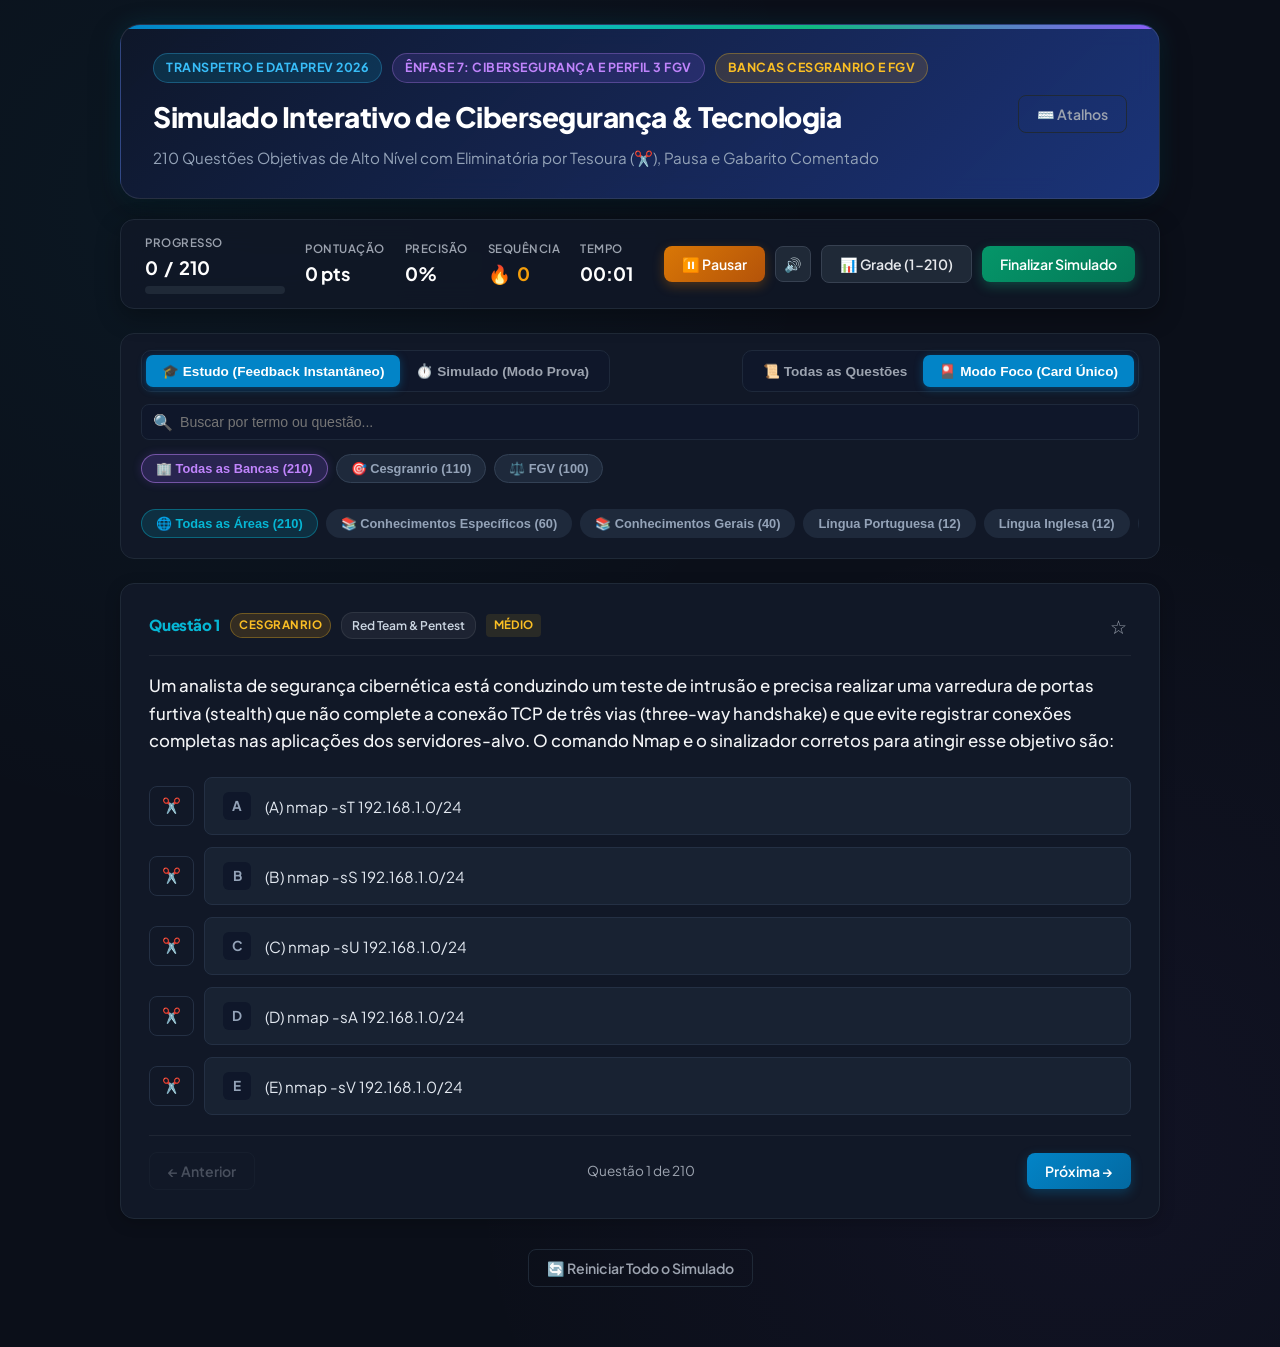
<file: index.html>
<!DOCTYPE html>
<html lang="pt-BR">
<head>
  <meta charset="UTF-8">
  <meta http-equiv="refresh" content="0; url=simulado.html">
  <title>Simulado Transpetro 2026</title>
  <script>
    window.location.href = "simulado.html";
  </script>
</head>
<body>
  <p>Redirecionando para o <a href="simulado.html">Simulado Transpetro 2026</a>...</p>
</body>
</html>
</file>
<file: style.css>
:root {
    --bg-dark: #0b0f19;
    --card-bg: #111827;
    --card-border: #1f2937;
    --header-bg: rgba(17, 24, 39, 0.85);
    --primary: #0284c7;
    --primary-glow: #06b6d4;
    --text-main: #f3f4f6;
    --text-muted: #9ca3af;
    --correct: #10b981;
    --correct-bg: rgba(16, 185, 129, 0.12);
    --correct-border: rgba(16, 185, 129, 0.4);
    --incorrect: #f43f5e;
    --incorrect-bg: rgba(244, 63, 94, 0.12);
    --incorrect-border: rgba(244, 63, 94, 0.4);
    --flagged: #f59e0b;
    --accent-purple: #8b5cf6;
    --radius-sm: 8px;
    --radius-md: 14px;
    --radius-lg: 20px;
    --shadow-glow: 0 0 25px rgba(6, 182, 212, 0.15);
}

* {
    box-sizing: border-box;
    margin: 0;
    padding: 0;
}

body {
    font-family: 'Plus Jakarta Sans', -apple-system, BlinkMacSystemFont, sans-serif;
    background-color: var(--bg-dark);
    color: var(--text-main);
    line-height: 1.6;
    min-height: 100vh;
    padding-bottom: 60px;
    background-image:
        radial-gradient(circle at 15% 15%, rgba(6, 182, 212, 0.05) 0%, transparent 40%),
        radial-gradient(circle at 85% 85%, rgba(139, 92, 246, 0.05) 0%, transparent 40%);
}

/* Container Principal */
.app-container {
    max-width: 1080px;
    margin: 0 auto;
    padding: 0 20px;
}

/* Header Principal com Gradient Cyber */
.main-header {
    background: linear-gradient(135deg, rgba(15, 23, 42, 0.95), rgba(30, 58, 138, 0.85));
    border: 1px solid rgba(255, 255, 255, 0.1);
    backdrop-filter: blur(12px);
    padding: 28px 32px;
    border-radius: var(--radius-lg);
    margin: 24px 0 20px 0;
    box-shadow: 0 10px 30px rgba(0, 0, 0, 0.4), var(--shadow-glow);
    position: relative;
    overflow: hidden;
}

.main-header::before {
    content: '';
    position: absolute;
    top: 0;
    left: 0;
    width: 100%;
    height: 4px;
    background: linear-gradient(90deg, #0284c7, #06b6d4, #10b981, #8b5cf6);
}

.header-title-wrapper {
    display: flex;
    justify-content: space-between;
    align-items: flex-start;
    flex-wrap: wrap;
    gap: 16px;
}

.header-badges {
    display: flex;
    gap: 10px;
    flex-wrap: wrap;
    margin-bottom: 12px;
}

.badge {
    display: inline-flex;
    align-items: center;
    gap: 6px;
    padding: 4px 12px;
    border-radius: 20px;
    font-size: 0.78rem;
    font-weight: 700;
    letter-spacing: 0.5px;
    text-transform: uppercase;
}

.badge-cyan {
    background: rgba(6, 182, 212, 0.15);
    color: #38bdf8;
    border: 1px solid rgba(56, 189, 248, 0.3);
}

.badge-purple {
    background: rgba(139, 92, 246, 0.15);
    color: #c084fc;
    border: 1px solid rgba(192, 132, 252, 0.3);
}

.badge-amber {
    background: rgba(245, 158, 11, 0.15);
    color: #fbbf24;
    border: 1px solid rgba(251, 191, 36, 0.3);
}

.main-header h1 {
    font-size: 1.75rem;
    font-weight: 800;
    color: #ffffff;
    margin-bottom: 6px;
    letter-spacing: -0.5px;
}

.main-header p {
    color: #94a3b8;
    font-size: 0.95rem;
}

/* HUD de Estatísticas / Barra Fixa */
.hud-banner {
    position: sticky;
    top: 16px;
    z-index: 100;
    background: var(--header-bg);
    backdrop-filter: blur(16px);
    border: 1px solid var(--card-border);
    border-radius: var(--radius-md);
    padding: 14px 24px;
    margin-bottom: 24px;
    display: flex;
    justify-content: space-between;
    align-items: center;
    flex-wrap: wrap;
    gap: 16px;
    box-shadow: 0 8px 24px rgba(0, 0, 0, 0.3);
}

.hud-stat-group {
    display: flex;
    align-items: center;
    gap: 20px;
    flex-wrap: wrap;
}

.hud-stat {
    display: flex;
    flex-direction: column;
}

.hud-stat-label {
    font-size: 0.72rem;
    text-transform: uppercase;
    letter-spacing: 0.5px;
    color: var(--text-muted);
    font-weight: 600;
}

.hud-stat-value {
    font-size: 1.15rem;
    font-weight: 700;
    color: #ffffff;
    display: flex;
    align-items: center;
    gap: 6px;
}

.progress-bar-container {
    width: 140px;
    height: 8px;
    background: #1f2937;
    border-radius: 10px;
    overflow: hidden;
    margin-top: 4px;
}

.progress-bar-fill {
    height: 100%;
    width: 0%;
    background: linear-gradient(90deg, var(--primary), var(--primary-glow));
    transition: width 0.3s ease;
}

.hud-actions {
    display: flex;
    align-items: center;
    gap: 10px;
}

/* Botões */
.btn {
    display: inline-flex;
    align-items: center;
    justify-content: center;
    gap: 8px;
    padding: 9px 18px;
    border-radius: var(--radius-sm);
    font-size: 0.88rem;
    font-weight: 600;
    cursor: pointer;
    border: none;
    transition: all 0.2s ease;
    font-family: inherit;
}

.btn-primary {
    background: linear-gradient(135deg, #0284c7, #0369a1);
    color: white;
    box-shadow: 0 4px 12px rgba(2, 132, 199, 0.3);
}

.btn-primary:hover {
    background: linear-gradient(135deg, #0369a1, #075985);
    transform: translateY(-1px);
}

.btn-secondary {
    background: #1f2937;
    color: #e5e7eb;
    border: 1px solid #374151;
}

.btn-secondary:hover {
    background: #374151;
    color: white;
}

.btn-warning {
    background: linear-gradient(135deg, #d97706, #b45309);
    color: white;
    box-shadow: 0 4px 12px rgba(217, 119, 6, 0.3);
}

.btn-warning:hover {
    background: linear-gradient(135deg, #b45309, #92400e);
}

.btn-success {
    background: linear-gradient(135deg, #059669, #047857);
    color: white;
    box-shadow: 0 4px 12px rgba(16, 185, 129, 0.3);
}

.btn-success:hover {
    background: linear-gradient(135deg, #047857, #065f46);
}

.btn-outline {
    background: transparent;
    color: var(--text-muted);
    border: 1px solid var(--card-border);
}

.btn-outline:hover {
    color: white;
    border-color: #4b5563;
    background: rgba(255, 255, 255, 0.03);
}

.btn-icon {
    padding: 8px;
    border-radius: var(--radius-sm);
    width: 36px;
    height: 36px;
}

/* Painel de Controles & Filtros */
.controls-panel {
    background: var(--card-bg);
    border: 1px solid var(--card-border);
    border-radius: var(--radius-md);
    padding: 16px 20px;
    margin-bottom: 24px;
    display: flex;
    flex-direction: column;
    gap: 14px;
}

.controls-row {
    display: flex;
    align-items: center;
    justify-content: space-between;
    flex-wrap: wrap;
    gap: 12px;
}

.mode-selector {
    display: flex;
    background: #0f172a;
    padding: 4px;
    border-radius: 10px;
    border: 1px solid #1e293b;
}

.mode-btn {
    padding: 8px 16px;
    border-radius: 7px;
    font-size: 0.85rem;
    font-weight: 600;
    color: var(--text-muted);
    background: transparent;
    border: none;
    cursor: pointer;
    transition: all 0.2s;
}

.mode-btn.active {
    background: var(--primary);
    color: white;
    box-shadow: 0 2px 8px rgba(2, 132, 199, 0.4);
}

.search-box {
    position: relative;
    flex: 1;
    min-width: 240px;
}

.search-input {
    width: 100%;
    background: #0f172a;
    border: 1px solid #1e293b;
    padding: 9px 14px 9px 38px;
    border-radius: var(--radius-sm);
    color: white;
    font-size: 0.88rem;
    outline: none;
    transition: border-color 0.2s;
}

.search-input:focus {
    border-color: var(--primary-glow);
}

.search-icon {
    position: absolute;
    left: 12px;
    top: 50%;
    transform: translateY(-50%);
    color: var(--text-muted);
    pointer-events: none;
}

.categories-bar {
    display: flex;
    gap: 8px;
    overflow-x: auto;
    padding-bottom: 4px;
    scrollbar-width: thin;
}

.cat-chip {
    padding: 6px 14px;
    border-radius: 20px;
    font-size: 0.8rem;
    font-weight: 600;
    white-space: nowrap;
    cursor: pointer;
    background: #1e293b;
    color: #94a3b8;
    border: 1px solid transparent;
    transition: all 0.2s;
}

.cat-chip:hover {
    color: white;
    background: #334155;
}

.cat-chip.active {
    background: rgba(6, 182, 212, 0.15);
    color: var(--primary-glow);
    border-color: rgba(6, 182, 212, 0.4);
}

/* Grid de Navegação de Questões (Simulado) */
.question-grid-drawer {
    background: #0f172a;
    border: 1px solid var(--card-border);
    border-radius: var(--radius-md);
    padding: 16px;
    margin-bottom: 24px;
    display: none;
}

.question-grid-drawer.open {
    display: block;
}

.grid-title {
    font-size: 0.85rem;
    font-weight: 700;
    color: var(--text-muted);
    text-transform: uppercase;
    letter-spacing: 0.5px;
    margin-bottom: 12px;
    display: flex;
    justify-content: space-between;
    align-items: center;
}

.q-grid {
    display: grid;
    grid-template-columns: repeat(auto-fill, minmax(38px, 1fr));
    gap: 8px;
}

.q-grid-item {
    height: 38px;
    border-radius: 8px;
    background: #1e293b;
    color: #cbd5e1;
    font-size: 0.85rem;
    font-weight: 700;
    display: flex;
    align-items: center;
    justify-content: center;
    cursor: pointer;
    border: 1px solid transparent;
    transition: all 0.15s;
    position: relative;
}

.q-grid-item:hover {
    border-color: var(--primary-glow);
    color: white;
}

.q-grid-item.answered {
    background: rgba(2, 132, 199, 0.25);
    color: #38bdf8;
    border-color: rgba(2, 132, 199, 0.5);
}

.q-grid-item.correct-ans {
    background: var(--correct-bg);
    color: var(--correct);
    border-color: var(--correct-border);
}

.q-grid-item.incorrect-ans {
    background: var(--incorrect-bg);
    color: var(--incorrect);
    border-color: var(--incorrect-border);
}

.q-grid-item.flagged::after {
    content: '★';
    position: absolute;
    top: 1px;
    right: 3px;
    font-size: 9px;
    color: var(--flagged);
}

.q-grid-item.active-curr {
    outline: 2px solid var(--primary-glow);
}

/* Card da Questão */
.question-card {
    background: var(--card-bg);
    border: 1px solid var(--card-border);
    border-radius: var(--radius-md);
    padding: 28px;
    margin-bottom: 24px;
    box-shadow: 0 4px 16px rgba(0, 0, 0, 0.2);
    position: relative;
    transition: border-color 0.2s;
}

.question-card:hover {
    border-color: #374151;
}

.q-header {
    display: flex;
    justify-content: space-between;
    align-items: flex-start;
    gap: 12px;
    margin-bottom: 16px;
    padding-bottom: 12px;
    border-bottom: 1px solid rgba(255, 255, 255, 0.06);
}

.q-meta {
    display: flex;
    align-items: center;
    gap: 10px;
    flex-wrap: wrap;
}

.q-num-tag {
    font-weight: 800;
    color: var(--primary-glow);
    font-size: 0.95rem;
    letter-spacing: -0.2px;
}

.q-category-tag {
    background: rgba(255, 255, 255, 0.05);
    color: #cbd5e1;
    padding: 3px 10px;
    border-radius: 12px;
    font-size: 0.75rem;
    font-weight: 600;
    border: 1px solid rgba(255, 255, 255, 0.08);
}

.q-difficulty-tag {
    font-size: 0.72rem;
    font-weight: 700;
    text-transform: uppercase;
    padding: 2px 8px;
    border-radius: 4px;
}

.diff-facil {
    color: #34d399;
    background: rgba(52, 211, 153, 0.1);
}

.diff-medio {
    color: #fbbf24;
    background: rgba(251, 191, 36, 0.1);
}

.diff-dificil {
    color: #f87171;
    background: rgba(248, 113, 113, 0.1);
}

.q-actions-top {
    display: flex;
    gap: 8px;
}

.btn-flag {
    background: transparent;
    border: none;
    color: var(--text-muted);
    cursor: pointer;
    font-size: 1.2rem;
    padding: 4px;
    transition: transform 0.2s, color 0.2s;
}

.btn-flag:hover {
    transform: scale(1.15);
}

.btn-flag.active {
    color: var(--flagged);
}

.q-text {
    font-size: 1.05rem;
    font-weight: 500;
    color: #f3f4f6;
    margin-bottom: 22px;
    line-height: 1.65;
    white-space: pre-line;
}

/* Lista de Alternativas */
.options-list {
    list-style: none;
    display: flex;
    flex-direction: column;
    gap: 12px;
    margin-bottom: 20px;
}

.option-item {
    display: flex;
    align-items: center;
    gap: 10px;
    position: relative;
}

.btn-scissor {
    background: transparent;
    border: 1.5px solid #243044;
    color: var(--text-muted);
    cursor: pointer;
    font-size: 0.95rem;
    padding: 10px 12px;
    border-radius: var(--radius-sm);
    transition: all 0.2s ease;
    display: flex;
    align-items: center;
    justify-content: center;
    user-select: none;
    flex-shrink: 0;
    height: 100%;
}

.btn-scissor:hover {
    color: #f43f5e;
    border-color: rgba(244, 63, 94, 0.4);
    background: rgba(244, 63, 94, 0.15);
    transform: scale(1.05);
}

.btn-scissor.active {
    color: #f43f5e;
    border-color: #f43f5e;
    background: rgba(244, 63, 94, 0.25);
    box-shadow: 0 0 10px rgba(244, 63, 94, 0.3);
}

.option-label {
    display: flex;
    align-items: flex-start;
    gap: 14px;
    padding: 14px 18px;
    background: #182232;
    border: 1.5px solid #243044;
    border-radius: var(--radius-sm);
    cursor: pointer;
    transition: all 0.2s ease;
    user-select: none;
    flex: 1;
}

.option-label:hover {
    background: #1e2d42;
    border-color: #3b82f6;
}

.option-letter {
    display: flex;
    align-items: center;
    justify-content: center;
    width: 28px;
    height: 28px;
    border-radius: 6px;
    background: #0f172a;
    color: #94a3b8;
    font-weight: 700;
    font-size: 0.85rem;
    flex-shrink: 0;
    transition: all 0.2s;
}

.option-text {
    font-size: 0.95rem;
    color: #e2e8f0;
    flex: 1;
    padding-top: 3px;
    transition: all 0.2s;
}

/* Estados de Eliminação (Riscar com a Tesoura) */
.option-item.eliminated .option-text {
    text-decoration: line-through;
    text-decoration-color: #f43f5e;
    text-decoration-thickness: 2.5px;
    opacity: 0.4;
}

.option-item.eliminated .option-label {
    background: rgba(15, 23, 42, 0.4);
    border-color: rgba(255, 255, 255, 0.05);
    opacity: 0.55;
}

.option-item.eliminated .option-letter {
    background: #1e293b;
    color: #64748b;
    text-decoration: line-through;
}

/* Estados de Seleção e Correção */
.option-item.selected .option-label {
    border-color: var(--primary);
    background: rgba(2, 132, 199, 0.15);
}

.option-item.selected .option-letter {
    background: var(--primary);
    color: white;
}

.option-item.correct .option-label {
    border-color: var(--correct);
    background: var(--correct-bg);
}

.option-item.correct .option-letter {
    background: var(--correct);
    color: white;
}

.option-item.incorrect .option-label {
    border-color: var(--incorrect);
    background: var(--incorrect-bg);
}

.option-item.incorrect .option-letter {
    background: var(--incorrect);
    color: white;
}

/* Card de Feedback Comentado */
.feedback-box {
    margin-top: 18px;
    padding: 18px;
    border-radius: var(--radius-sm);
    font-size: 0.93rem;
    display: none;
    animation: fadeIn 0.3s ease;
}

@keyframes fadeIn {
    from {
        opacity: 0;
        transform: translateY(6px);
    }

    to {
        opacity: 1;
        transform: translateY(0);
    }
}

.feedback-box.correct {
    background: var(--correct-bg);
    border: 1px solid var(--correct-border);
    color: #d1fae5;
}

.feedback-box.incorrect {
    background: var(--incorrect-bg);
    border: 1px solid var(--incorrect-border);
    color: #ffe4e6;
}

.feedback-title {
    font-weight: 700;
    font-size: 1rem;
    margin-bottom: 8px;
    display: flex;
    align-items: center;
    gap: 8px;
}

.feedback-exp {
    color: #cbd5e1;
    line-height: 1.6;
}

/* Controles de Navegação no Modo Foco */
.card-footer-nav {
    display: flex;
    justify-content: space-between;
    align-items: center;
    margin-top: 20px;
    padding-top: 16px;
    border-top: 1px solid rgba(255, 255, 255, 0.06);
}

/* Modais */
.modal-overlay {
    position: fixed;
    top: 0;
    left: 0;
    width: 100vw;
    height: 100vh;
    background: rgba(0, 0, 0, 0.8);
    backdrop-filter: blur(10px);
    z-index: 1000;
    display: flex;
    align-items: center;
    justify-content: center;
    opacity: 0;
    pointer-events: none;
    transition: opacity 0.25s ease;
}

.modal-overlay.open {
    opacity: 1;
    pointer-events: auto;
}

.modal-card {
    background: #111827;
    border: 1px solid var(--card-border);
    border-radius: var(--radius-lg);
    padding: 32px;
    max-width: 600px;
    width: 90%;
    max-height: 90vh;
    overflow-y: auto;
    box-shadow: 0 20px 50px rgba(0, 0, 0, 0.6), var(--shadow-glow);
    position: relative;
}

.modal-title {
    font-size: 1.4rem;
    font-weight: 800;
    color: white;
    margin-bottom: 12px;
}

.pause-icon-anim {
    font-size: 3.5rem;
    margin-bottom: 12px;
    animation: pulsePause 2s infinite;
}

@keyframes pulsePause {
    0% {
        transform: scale(1);
        opacity: 0.8;
    }

    50% {
        transform: scale(1.1);
        opacity: 1;
    }

    100% {
        transform: scale(1);
        opacity: 0.8;
    }
}

.score-summary-grid {
    display: grid;
    grid-template-columns: repeat(2, 1fr);
    gap: 16px;
    margin: 20px 0;
}

.summary-card {
    background: #1e293b;
    padding: 16px;
    border-radius: var(--radius-sm);
    text-align: center;
}

.summary-card-val {
    font-size: 1.8rem;
    font-weight: 800;
    color: var(--primary-glow);
}

.summary-card-lbl {
    font-size: 0.8rem;
    color: var(--text-muted);
    text-transform: uppercase;
    font-weight: 600;
}

.category-breakdown {
    margin-top: 20px;
}

.cat-perf-row {
    margin-bottom: 12px;
}

.cat-perf-label {
    display: flex;
    justify-content: space-between;
    font-size: 0.85rem;
    margin-bottom: 4px;
    color: #e2e8f0;
}

.shortcut-list {
    display: flex;
    flex-direction: column;
    gap: 10px;
    margin: 16px 0;
}

.shortcut-item {
    display: flex;
    justify-content: space-between;
    align-items: center;
    font-size: 0.9rem;
}

kbd {
    background: #1e293b;
    border: 1px solid #334155;
    padding: 3px 8px;
    border-radius: 5px;
    font-family: 'JetBrains Mono', monospace;
    font-size: 0.8rem;
    color: var(--primary-glow);
}

/* Filtros por Banca e Tags Adicionais */
.banca-bar {
    display: flex;
    gap: 8px;
    flex-wrap: wrap;
    margin-bottom: 12px;
}

.banca-chip {
    padding: 6px 14px;
    border-radius: 20px;
    font-size: 0.8rem;
    font-weight: 700;
    cursor: pointer;
    background: #1e293b;
    color: #94a3b8;
    border: 1px solid #334155;
    transition: all 0.2s;
    display: inline-flex;
    align-items: center;
    gap: 6px;
}

.banca-chip:hover {
    color: white;
    background: #334155;
    border-color: #475569;
}

.banca-chip.active {
    background: rgba(139, 92, 246, 0.2);
    color: #c084fc;
    border-color: rgba(192, 132, 252, 0.5);
    box-shadow: 0 0 10px rgba(139, 92, 246, 0.2);
}

.q-matter-tag {
    background: rgba(139, 92, 246, 0.12);
    color: #c084fc;
    padding: 3px 10px;
    border-radius: 12px;
    font-size: 0.75rem;
    font-weight: 600;
    border: 1px solid rgba(192, 132, 252, 0.25);
}

.q-grid-item.banca-fgv {
    border-bottom: 3px solid #a855f7;
}

.q-grid-item.banca-cesgranrio {
    border-bottom: 3px solid #06b6d4;
}

.q-grid-item.dim-filtered {
    opacity: 0.35;
}

/* Responsividade */
@media (max-width: 768px) {
    .main-header {
        padding: 20px;
    }

    .main-header h1 {
        font-size: 1.35rem;
    }

    .hud-banner {
        padding: 12px 16px;
    }

    .question-card {
        padding: 20px;
    }

    .score-summary-grid {
        grid-template-columns: 1fr;
    }
}
</file>
